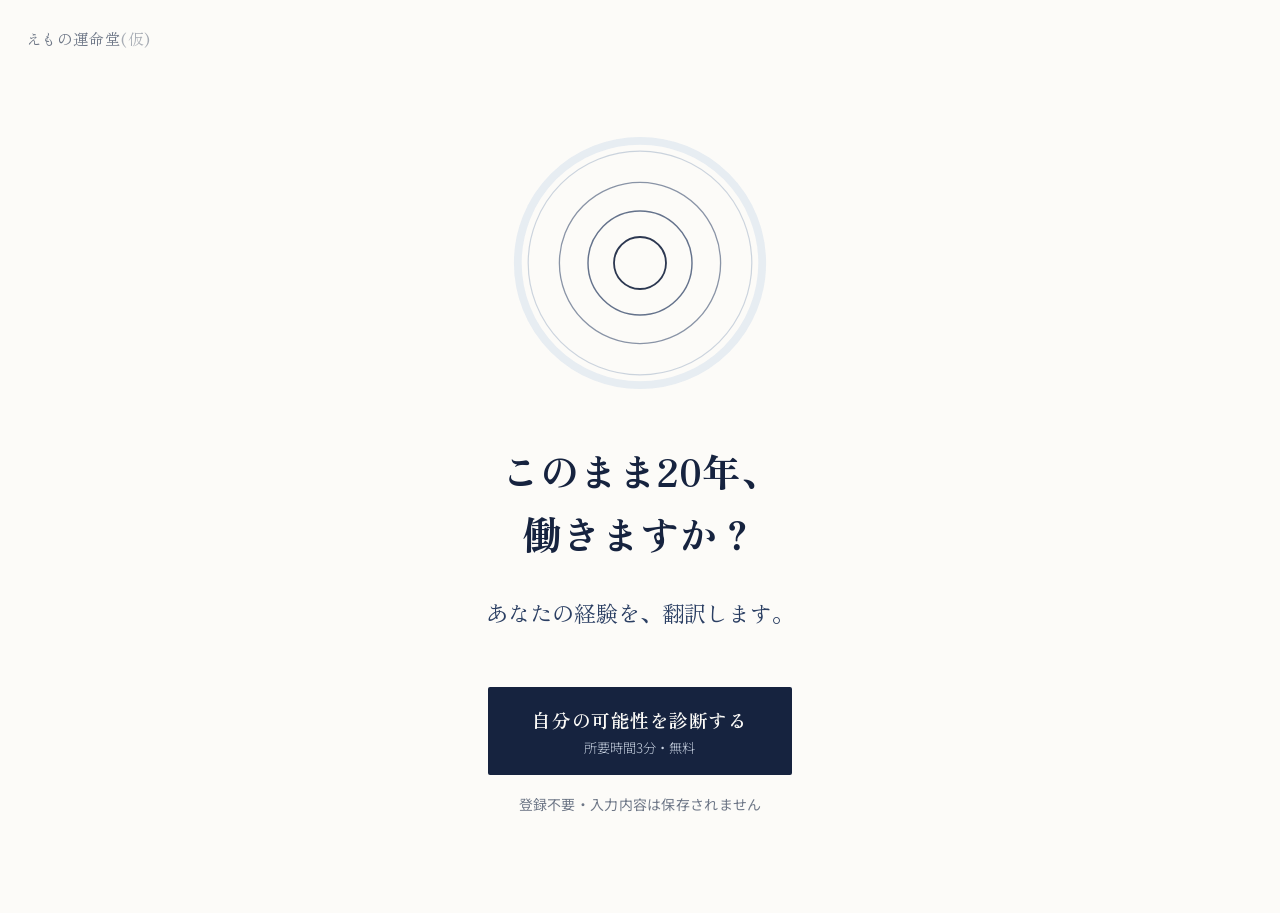
<file: index.html>
<!DOCTYPE html>
<html lang="ja">
<head>
<meta charset="UTF-8">
<meta name="viewport" content="width=device-width, initial-scale=1.0">
<meta name="color-scheme" content="light only">
<title>えもの運命堂(仮) | あなたの経験を翻訳する、可能性診断</title>
<meta name="description" content="このまま20年働きますか？あなたの経験を翻訳する、3分の可能性診断。">

<!-- OGP: 実際に公開するドメインに合わせて og:url と og:image を書き換えてください -->
<meta property="og:type" content="website">
<meta property="og:title" content="このまま20年、働きますか？｜えもの運命堂">
<meta property="og:description" content="あなたの経験を翻訳する、3分の可能性診断。">
<meta property="og:url" content="https://eqmanage.github.io/emonounmeido/">
<meta property="og:image" content="https://eqmanage.github.io/emonounmeido/img/og-image.png">
<meta property="og:site_name" content="えもの運命堂">
<meta property="og:locale" content="ja_JP">

<meta name="twitter:card" content="summary_large_image">
<meta name="twitter:title" content="このまま20年、働きますか？｜えもの運命堂">
<meta name="twitter:description" content="あなたの経験を翻訳する、3分の可能性診断。">
<meta name="twitter:image" content="https://eqmanage.github.io/emonounmeido/img/og-image.png">

<link rel="stylesheet" href="css/style.css">
</head>
<body>

<div class="mini-header">えもの運命堂<span style="opacity:.6;">(仮)</span></div>

<main class="container">

  <!-- ============ ランディング ============ -->
  <section class="screen is-active" id="screen-landing">
    <div class="screen-inner landing">

      <svg class="rings" viewBox="0 0 200 200" aria-hidden="true">
        <circle cx="100" cy="100" r="20" fill="none" stroke="#16233F" stroke-width="1.4"/>
        <circle cx="100" cy="100" r="40" fill="none" stroke="#2B3F63" stroke-width="1.1" opacity="0.8"/>
        <circle cx="100" cy="100" r="62" fill="none" stroke="#2B3F63" stroke-width="1" opacity="0.6"/>
        <circle cx="100" cy="100" r="86" fill="none" stroke="#8FA3BE" stroke-width="0.9" opacity="0.5"/>
        <circle cx="100" cy="100" r="94" fill="none" stroke="#DCE6F0" stroke-width="6" opacity="0.7"/>
      </svg>

      <h1>このまま20年、<br>働きますか？</h1>
      <p class="lede">あなたの経験を、翻訳します。</p>

      <button class="btn-primary" id="btn-start">
        <span class="btn-label">自分の可能性を診断する</span>
        <span class="btn-sub">所要時間3分・無料</span>
      </button>
      <p class="trust-note">登録不要・入力内容は保存されません</p>

    </div>
  </section>

  <!-- ============ STEP 1 ============ -->
  <section class="screen" id="screen-step1">
    <div class="screen-inner">
      <div class="progress">
        <span class="progress-dot is-current" data-dot="1"></span>
        <span class="progress-dot" data-dot="2"></span>
        <span class="progress-dot" data-dot="3"></span>
      </div>
      <h2 class="step-title">あなたのことを教えて</h2>

      <div class="question-block">
        <label class="question-label">性別</label>
        <div class="choice-row" id="q-gender">
          <button type="button" class="choice-pill" data-value="女性">女性</button>
          <button type="button" class="choice-pill" data-value="男性">男性</button>
          <button type="button" class="choice-pill" data-value="回答しない">回答しない</button>
        </div>
      </div>

      <div class="question-block">
        <label class="question-label" for="q-birthday">誕生日</label>
        <input type="date" id="q-birthday" value="1980-04-02" min="1940-01-01" max="2010-12-31">
      </div>

      <div class="step-actions">
        <button class="btn-primary" id="btn-to-step2" disabled>
          <span class="btn-label">次へ</span>
        </button>
      </div>
    </div>
  </section>

  <!-- ============ STEP 2 ============ -->
  <section class="screen" id="screen-step2">
    <div class="screen-inner">
      <div class="progress">
        <span class="progress-dot is-done" data-dot="1"></span>
        <span class="progress-dot is-current" data-dot="2"></span>
        <span class="progress-dot" data-dot="3"></span>
      </div>
      <h2 class="step-title">今のことを、少しだけ</h2>

      <div class="question-block">
        <label class="question-label" id="q-job-label">今のお仕事を教えてください</label>
        <span class="question-hint" id="q-job-hint">近いものがあれば選んでください</span>
        <div class="choice-stack" id="q-job-choices"></div>
        <input type="text" id="q-job-other" class="q-job-other" placeholder="お仕事を入力してください" style="display:none; margin-top:0.7rem;">
      </div>

      <div class="question-block" id="feeling-block">
        <label class="question-label">最近、仕事をしていてこんな気持ちになることはありますか？</label>
        <div class="choice-stack" id="q-feeling">
          <button type="button" class="choice-card" data-value="continue">この仕事をこの先20年続けるのは、正直しんどいかもしれない</button>
          <button type="button" class="choice-card" data-value="unrewarded">頑張ってきたはずなのに、報われている実感があまりない</button>
          <button type="button" class="choice-card" data-value="repetition">毎日同じことの繰り返しで、代わり映えがない気がする</button>
          <button type="button" class="choice-card" data-value="other-desire">本当はやりたいことが、他にある気がしている</button>
          <button type="button" class="choice-card" data-value="vague">特に不満というわけではないが、なんとなく違う気がしている</button>
        </div>
      </div>

      <div class="step-actions">
        <button class="btn-primary" id="btn-to-step3" disabled>
          <span class="btn-label">次へ</span>
        </button>
        <div><button class="btn-secondary" id="btn-back-1">戻る</button></div>
      </div>
    </div>
  </section>

  <!-- ============ STEP 3 ============ -->
  <section class="screen" id="screen-step3">
    <div class="screen-inner">
      <div class="progress">
        <span class="progress-dot is-done" data-dot="1"></span>
        <span class="progress-dot is-done" data-dot="2"></span>
        <span class="progress-dot is-current" data-dot="3"></span>
      </div>
      <h2 class="step-title">最後にひとつだけ</h2>

      <div class="question-block">
        <label class="question-label" id="q-wish-label">ちょっとやってみたい仕事は、ありますか？</label>
        <span class="question-hint" id="q-wish-hint">思いつかなければ、気になる分野やキーワードだけでも構いません</span>
        <div class="choice-stack" id="q-wish-choices"></div>
        <input type="text" id="q-wish-other" class="q-job-other" placeholder="気になる仕事やキーワードを入力してください" style="display:none; margin-top:0.7rem;">
      </div>

      <div class="step-actions">
        <button class="btn-primary" id="btn-diagnose">
          <span class="btn-label">診断結果を見る</span>
        </button>
        <div><button class="btn-secondary" id="btn-back-2">戻る</button></div>
      </div>
    </div>
  </section>

  <!-- ============ 結果 ============ -->
  <section class="screen" id="screen-result">
    <div class="screen-inner">

      <div class="result-loading" id="result-loading">
        <svg class="rings" viewBox="0 0 200 200" aria-hidden="true">
          <circle cx="100" cy="100" r="20" fill="none" stroke="#16233F" stroke-width="1.4"/>
          <circle cx="100" cy="100" r="40" fill="none" stroke="#2B3F63" stroke-width="1.1" opacity="0.8"/>
          <circle cx="100" cy="100" r="62" fill="none" stroke="#2B3F63" stroke-width="1" opacity="0.6"/>
          <circle cx="100" cy="100" r="86" fill="none" stroke="#8FA3BE" stroke-width="0.9" opacity="0.5"/>
        </svg>
        <p>あなたの経験を、翻訳しています…</p>
      </div>

      <div class="result-content" id="result-content">
        <span class="result-tag" id="result-tag"></span>
        <h2 class="result-title" id="result-title"></h2>
        <div class="result-body" id="result-body"></div>

        <div class="share-block">
          <p class="share-label">結果をシェアする</p>
          <div class="share-row">
            <a href="#" target="_blank" rel="noopener" class="share-btn share-x" id="share-x">Xでシェア</a>
            <a href="#" target="_blank" rel="noopener" class="share-btn share-line" id="share-line">LINEで送る</a>
          </div>
        </div>

        <div class="result-footer">
          <button class="btn-secondary" id="btn-restart">もう一度診断する</button>
        </div>
      </div>

      <p class="small-note">この診断はエンターテインメントを目的とした参考情報です。実際のキャリア選択は、ご自身の状況を踏まえてご判断ください。</p>

    </div>
  </section>

</main>

<script src="js/app.js"></script>
</body>
</html>
</file>
<file: css/style.css>
/* ==========================================================================
   エミの運命道(仮) — 40代の可能性診断サイト
   デザインコンセプト: 積み重ねた年輪を、次の道へ翻訳する
   白と青を基調に、占い感・転職サイト感を出さない
   ========================================================================== */

@import url('https://fonts.googleapis.com/css2?family=Zen+Old+Mincho:wght@400;500;600;700;900&family=Noto+Sans+JP:wght@300;400;500;700&display=swap');

:root {
  --navy:    #16233F;
  --navy-2:  #2B3F63;
  --sky:     #EFF4F9;
  --sky-2:   #DCE6F0;
  --paper:   #FCFBF8;
  --ink:     #23262E;
  --muted:   #6E7787;
  --line:    #D9E1EA;

  --font-display: 'Zen Old Mincho', serif;
  --font-body: 'Noto Sans JP', sans-serif;

  --max-width: 720px;
}

* { box-sizing: border-box; }

html {
  /* ターゲット層(40-50代)の読みやすさを考慮し、基準フォントサイズをやや大きめに */
  font-size: 106.25%; /* 約17px相当 */
  /* 常にライトモードで表示し、端末のダークモード設定による自動反転を防ぐ */
  color-scheme: light only;
}

body {
  margin: 0;
  background: var(--paper);
  color: var(--ink);
  font-family: var(--font-body);
  font-weight: 400;
  line-height: 1.9;
  -webkit-font-smoothing: antialiased;
}

h1, h2, h3 {
  font-family: var(--font-display);
  font-weight: 900;
  line-height: 1.6;
  margin: 0;
  color: var(--navy);
}

p { margin: 0 0 1em; }
button { font-family: inherit; }

.container {
  max-width: var(--max-width);
  margin: 0 auto;
  padding: 0 1.5rem;
}

/* ==========================================================================
   ミニヘッダー(仮の屋号のみ、控えめに)
   ========================================================================== */

.mini-header {
  padding: 1.4rem 1.5rem;
  font-family: var(--font-display);
  font-size: 0.9rem;
  color: var(--muted);
  letter-spacing: 0.06em;
}

/* ==========================================================================
   年輪モチーフ(装飾SVG)
   ========================================================================== */

.rings {
  width: 100%;
  max-width: 260px;
  margin: 0 auto 2.2rem;
  opacity: 0.9;
}

/* ==========================================================================
   画面(スクリーン)切り替え
   ========================================================================== */

.screen {
  display: none;
  min-height: calc(100vh - 64px);
  align-items: center;
}
.screen.is-active { display: flex; }

.screen-inner {
  width: 100%;
  padding: 2.5rem 0 4rem;
}

/* ==========================================================================
   ランディング
   ========================================================================== */

.landing {
  text-align: center;
}

.landing h1 {
  font-size: clamp(1.7rem, 5vw, 2.3rem);
  margin-bottom: 0.7em;
}

.landing .lede {
  font-family: var(--font-display);
  font-size: clamp(1.1rem, 3vw, 1.3rem);
  color: var(--navy-2);
  margin-bottom: 2.4em;
}

/* ==========================================================================
   ボタン
   ========================================================================== */

.btn-primary {
  display: inline-flex;
  flex-direction: column;
  align-items: center;
  gap: 0.3rem;
  padding: 1.1rem 2.6rem;
  background: var(--navy);
  color: var(--paper);
  border: none;
  cursor: pointer;
  border-radius: 2px;
  transition: background 0.25s ease, transform 0.15s ease;
}
.btn-primary:hover { background: var(--navy-2); }
.btn-primary:active { transform: scale(0.98); }
.btn-primary .btn-label {
  font-family: var(--font-display);
  font-size: 1.1rem;
  font-weight: 600;
  letter-spacing: 0.03em;
}
.btn-primary .btn-sub {
  font-size: 0.78rem;
  color: #C9D3E2;
  font-weight: 300;
}

.btn-primary:disabled {
  background: var(--sky-2);
  color: var(--muted);
  cursor: not-allowed;
}
.btn-primary:disabled .btn-sub { color: var(--muted); }

.btn-secondary {
  display: inline-block;
  margin-top: 1.2rem;
  background: none;
  border: none;
  color: var(--muted);
  font-size: 0.88rem;
  cursor: pointer;
  text-decoration: underline;
  text-underline-offset: 3px;
}

/* ==========================================================================
   進捗インジケーター
   ========================================================================== */

.progress {
  display: flex;
  justify-content: center;
  gap: 0.5rem;
  margin-bottom: 2.6rem;
}
.progress-dot {
  width: 34px;
  height: 2px;
  background: var(--sky-2);
}
.progress-dot.is-done { background: var(--navy-2); }
.progress-dot.is-current { background: var(--navy); }

/* ==========================================================================
   質問フォーム
   ========================================================================== */

.step-title {
  font-size: clamp(1.4rem, 4vw, 1.8rem);
  text-align: center;
  margin-bottom: 2rem;
}

.question-block {
  margin-bottom: 2.4rem;
}

.question-label {
  display: block;
  font-family: var(--font-display);
  font-size: 1.05rem;
  color: var(--navy);
  margin-bottom: 0.9rem;
}

.question-hint {
  display: block;
  font-size: 0.82rem;
  color: var(--muted);
  margin-top: -0.5rem;
  margin-bottom: 0.9rem;
}

/* 選択肢: 性別など少数の横並び選択 */
.choice-row {
  display: flex;
  gap: 0.7rem;
  flex-wrap: wrap;
}

.choice-pill {
  padding: 0.75rem 1.4rem;
  border: 1px solid var(--line);
  background: var(--paper);
  color: var(--ink);
  cursor: pointer;
  font-size: 0.95rem;
  transition: border-color 0.2s ease, background 0.2s ease;
}
.choice-pill:hover { border-color: var(--navy-2); }
.choice-pill.is-selected {
  border-color: var(--navy);
  background: var(--sky);
  color: var(--navy);
  font-weight: 500;
}

/* 選択肢: 縦積みの選択(Q4のような気持ちの選択) */
.choice-stack {
  display: flex;
  flex-direction: column;
  gap: 0.7rem;
}

.choice-card {
  display: block;
  width: 100%;
  text-align: left;
  padding: 1rem 1.2rem;
  border: 1px solid var(--line);
  background: var(--paper);
  color: var(--ink);
  cursor: pointer;
  font-size: 0.95rem;
  line-height: 1.7;
  transition: border-color 0.2s ease, background 0.2s ease;
}
.choice-card:hover { border-color: var(--navy-2); }
.choice-card.is-selected {
  border-color: var(--navy);
  background: var(--sky);
  font-weight: 500;
}

input[type="date"],
input[type="text"] {
  width: 100%;
  font-family: var(--font-body);
  font-size: 1rem;
  padding: 0.85rem 1rem;
  border: 1px solid var(--line);
  background: var(--paper);
  color: var(--ink);
}
input[type="date"]:focus,
input[type="text"]:focus {
  outline: none;
  border-color: var(--navy-2);
}

.step-actions {
  text-align: center;
  margin-top: 2.6rem;
}

/* ==========================================================================
   結果画面
   ========================================================================== */

.result-loading {
  text-align: center;
  padding: 4rem 0;
}
.result-loading p {
  font-family: var(--font-display);
  color: var(--navy-2);
}

.result-content { display: none; }
.result-content.is-visible { display: block; }

.result-tag {
  display: block;
  text-align: center;
  font-size: 0.85rem;
  color: var(--muted);
  margin-bottom: 0.6rem;
}

.result-title {
  text-align: center;
  font-size: clamp(1.5rem, 4.5vw, 2rem);
  margin-bottom: 1.6rem;
  color: var(--navy);
}

.result-body {
  border-top: 1px solid var(--line);
  padding-top: 1.8rem;
}

.result-body p { color: var(--ink); }

.result-footer {
  margin-top: 2.6rem;
  padding-top: 1.8rem;
  border-top: 1px solid var(--line);
  text-align: center;
}

.small-note {
  font-size: 0.78rem;
  color: var(--muted);
  text-align: center;
  margin-top: 2rem;
}

/* ==========================================================================
   結果: 職業の翻訳提案カード
   ========================================================================== */

.suggestion-list {
  display: flex;
  flex-direction: column;
  gap: 0.9rem;
  margin: 1.4rem 0 1.8rem;
}

.suggestion-card {
  border: 1px solid var(--line);
  background: var(--sky);
  padding: 1.1rem 1.3rem;
}

.suggestion-job {
  display: block;
  font-family: var(--font-display);
  font-size: 1.08rem;
  color: var(--navy);
  margin-bottom: 0.35rem;
}

.suggestion-head {
  display: flex;
  align-items: baseline;
  justify-content: space-between;
  gap: 0.6rem;
  margin-bottom: 0.35rem;
}
.suggestion-head .suggestion-job { margin-bottom: 0; }

.suggestion-score {
  flex-shrink: 0;
  font-family: var(--font-display);
  font-size: 0.85rem;
  color: var(--navy-2);
  border: 1px solid var(--navy-2);
  padding: 0.15em 0.6em;
  white-space: nowrap;
}

.suggestion-reason {
  display: block;
  font-size: 0.88rem;
  color: var(--muted);
  line-height: 1.7;
}

.suggestion-episode {
  display: block;
  font-size: 0.85rem;
  color: var(--ink);
  line-height: 1.8;
  margin-top: 0.6rem;
  padding-top: 0.6rem;
  border-top: 1px dashed var(--line);
}

/* ==========================================================================
   結果: 傾向レーダーチャート
   ========================================================================== */

.radar-block {
  margin: 1.8rem 0;
  text-align: center;
  border-top: 1px solid var(--line);
  padding-top: 1.8rem;
}

.radar-title {
  font-family: var(--font-display);
  color: var(--navy);
  margin-bottom: 0.6rem;
}

.radar-svg {
  width: 100%;
  max-width: 380px;
  height: auto;
}

/* ==========================================================================
   結果: 星座占い(生まれ持った気質)
   ========================================================================== */

.fortune-block {
  margin: 1.8rem 0;
  padding: 1.3rem 1.4rem;
  border: 1px solid var(--line);
  background: var(--sky);
}

.fortune-tag-label {
  display: inline-block;
  font-size: 0.75rem;
  color: var(--navy-2);
  border: 1px solid var(--navy-2);
  padding: 0.1em 0.6em;
  margin-bottom: 0.6rem;
}

.fortune-heading {
  font-family: var(--font-display);
  color: var(--navy);
  font-size: 1.05rem;
  margin-bottom: 0.5rem;
}

.fortune-text {
  color: var(--ink);
  font-size: 0.92rem;
  line-height: 1.85;
  margin-bottom: 0;
}

/* ==========================================================================
   結果: シェアボタン
   ========================================================================== */

.share-block {
  margin-top: 2rem;
  padding-top: 1.6rem;
  border-top: 1px solid var(--line);
  text-align: center;
}

.share-label {
  font-size: 0.85rem;
  color: var(--muted);
  margin-bottom: 0.9rem;
}

.share-row {
  display: flex;
  gap: 0.8rem;
  justify-content: center;
  flex-wrap: wrap;
}

.share-btn {
  display: inline-block;
  padding: 0.7rem 1.4rem;
  font-size: 0.9rem;
  border: 1px solid var(--line);
  color: var(--navy);
  text-decoration: none;
  transition: border-color 0.2s ease, background 0.2s ease;
}
.share-btn:hover { border-color: var(--navy-2); background: var(--sky); }
.share-x { border-color: var(--navy); }
.share-line { border-color: #06C755; color: #06C755; }
.share-line:hover { background: rgba(6,199,85,0.08); }

/* ==========================================================================
   職業の予想カード(STEP2)
   ========================================================================== */

.guess-card {
  border: 1px solid var(--navy);
  background: var(--sky);
  padding: 1.6rem 1.4rem;
  text-align: center;
}

.guess-tag {
  display: block;
  font-size: 0.8rem;
  color: var(--muted);
  margin-bottom: 0.8rem;
}

.guess-job {
  font-family: var(--font-display);
  font-size: 1.5rem;
  color: var(--navy);
  margin: 0 0 0.5rem;
}

.guess-confidence {
  font-size: 0.85rem;
  color: var(--navy-2);
  margin: 0;
}

/* ==========================================================================
   結果: 意外性のある提案(想定内の職業選択をした人向け)
   ========================================================================== */

.suggestion-card-wildcard {
  border-style: dashed;
  border-color: var(--navy-2);
  background: var(--paper);
}

.suggestion-score-wildcard {
  font-style: italic;
  border-color: var(--navy-2);
  color: var(--navy-2);
}

/* ==========================================================================
   安心材料の一言(登録不要・保存しません)
   ========================================================================== */

.trust-note {
  margin-top: 0.9rem;
  font-size: 0.82rem;
  color: var(--muted);
  letter-spacing: 0.02em;
}
</file>
